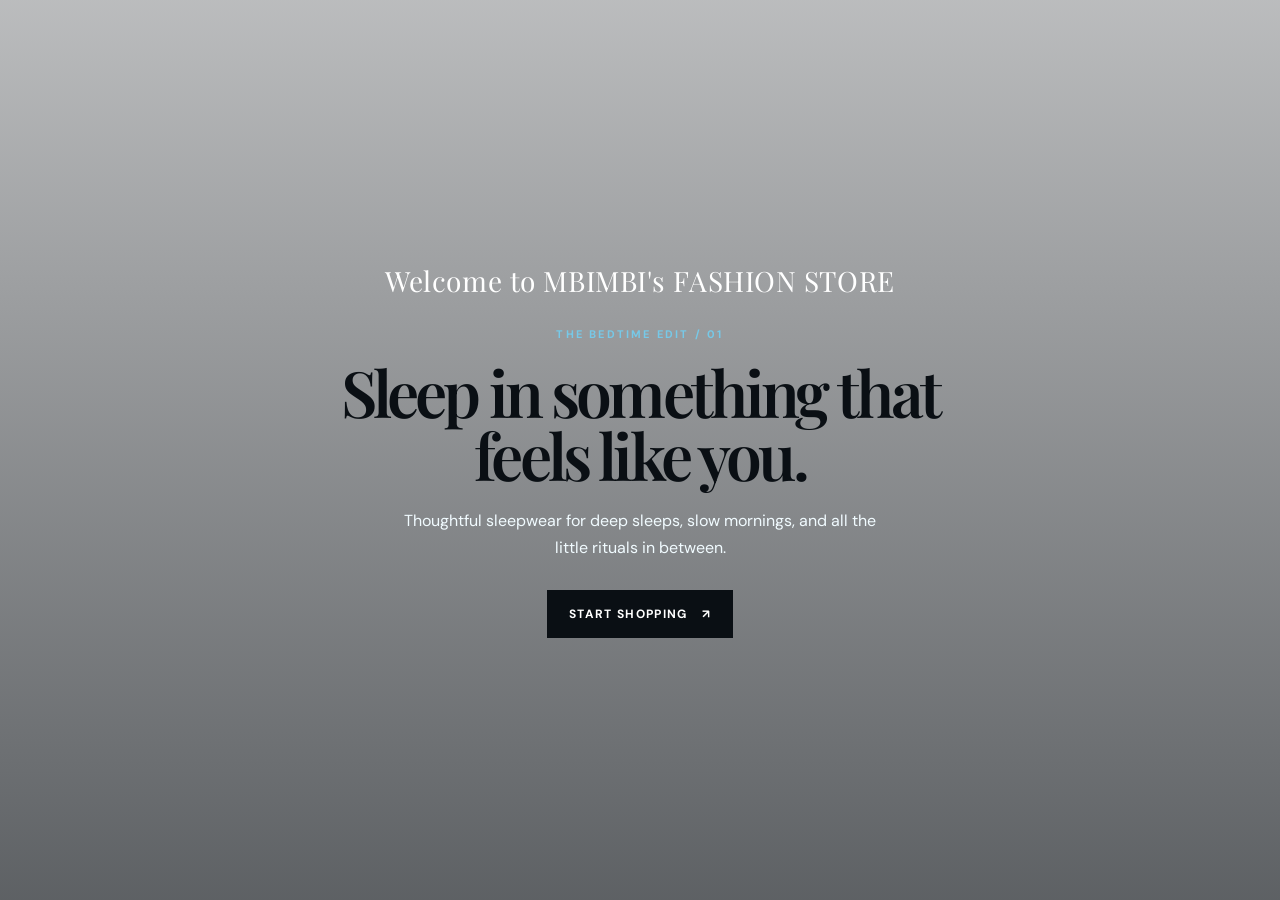
<file: index.html>
<!DOCTYPE html>
<html lang="en">
<head>
	<meta charset="UTF-8" />
	<meta name="viewport" content="width=device-width, initial-scale=1.0" />
	<title>MBIMBI's FASHION STORE | Sleepwear for slow mornings</title>
	<meta name="description" content="Thoughtful sleepwear made for deep sleeps and slow mornings." />
	<link rel="preconnect" href="https://fonts.googleapis.com" />
	<link rel="preconnect" href="https://fonts.gstatic.com" crossorigin />
	<link href="https://fonts.googleapis.com/css2?family=DM+Sans:wght@400;500;600;700&family=Playfair+Display:wght@500;600;700&display=swap" rel="stylesheet" />
	<link rel="stylesheet" href="styles.css" />
</head>
<body>
	<main id="top">
		<section class="hero">
			<div class="hero-copy"><div class="hero-welcome">Welcome to MBIMBI's FASHION STORE</div><div class="eyebrow">The bedtime edit / 01</div><h1>Sleep in something that feels like you.</h1><p>Thoughtful sleepwear for deep sleeps, slow mornings, and all the little rituals in between.</p><a class="primary-button" href="shop.html">START SHOPPING <span>↗</span></a></div>
		</section>
	</main>
</body>
</html>
</file>
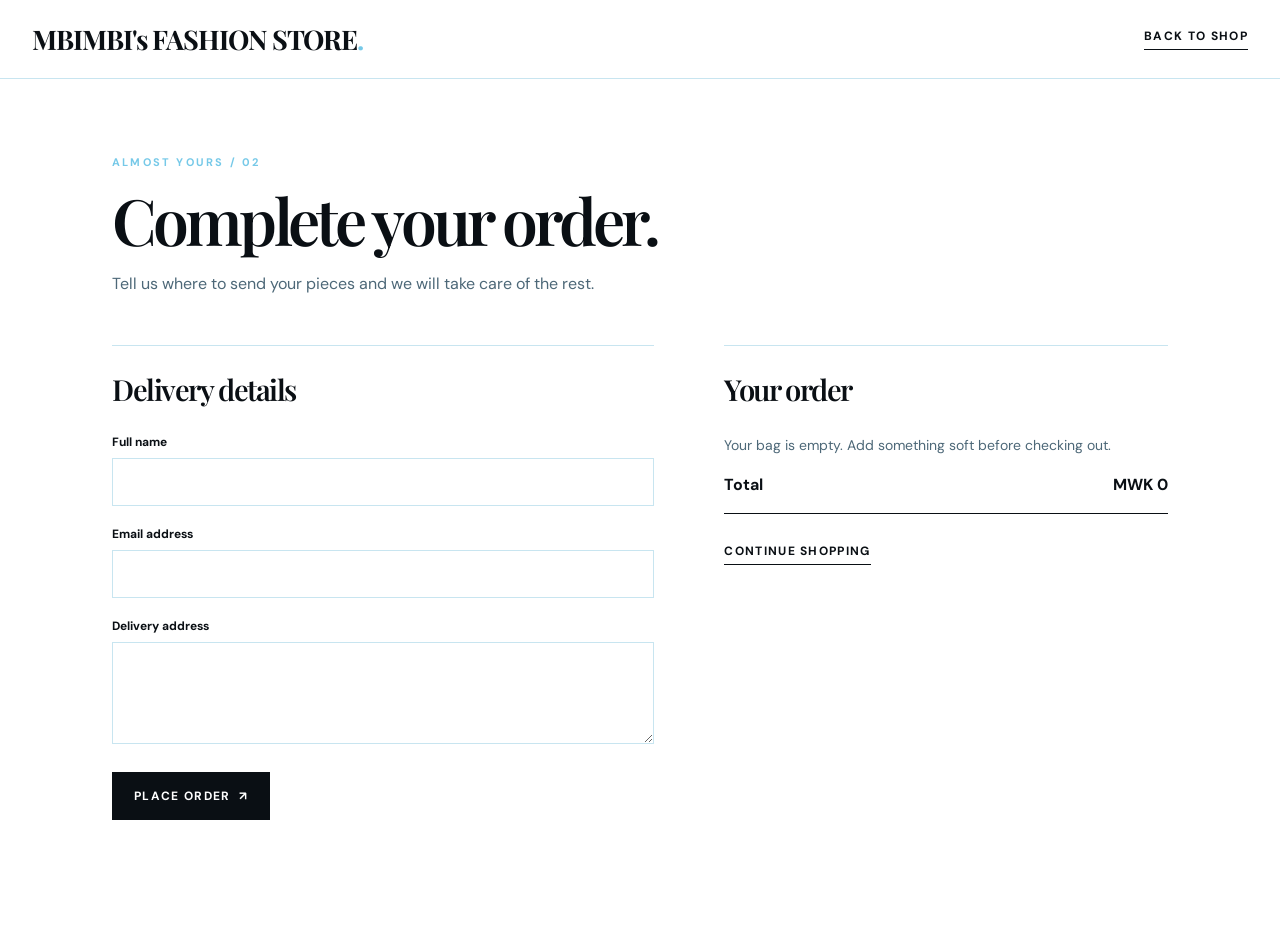
<file: checkout.html>
<!DOCTYPE html>
<html lang="en">
<head>
	<meta charset="UTF-8" />
	<meta name="viewport" content="width=device-width, initial-scale=1.0" />
	<title>Checkout | MBIMBI's FASHION STORE</title>
	<meta name="description" content="Complete your MBIMBI's FASHION STORE order." />
	<link rel="preconnect" href="https://fonts.googleapis.com" />
	<link rel="preconnect" href="https://fonts.gstatic.com" crossorigin />
	<link href="https://fonts.googleapis.com/css2?family=DM+Sans:wght@400;500;600;700&family=Playfair+Display:wght@500;600;700&display=swap" rel="stylesheet" />
	<link rel="stylesheet" href="styles.css" />
</head>
<body>
	<header>
		<nav class="nav" aria-label="Checkout navigation">
			<a class="brand" href="index.html">MBIMBI's FASHION STORE<span>.</span></a>
			<a class="text-link" href="shop.html">Back to shop</a>
		</nav>
	</header>

	<main class="checkout-page">
		<section class="checkout-intro">
			<div class="eyebrow">Almost yours / 02</div>
			<h1>Complete your order.</h1>
			<p>Tell us where to send your pieces and we will take care of the rest.</p>
		</section>
		<div class="checkout-layout">
			<form class="checkout-form" id="checkoutForm">
				<h2>Delivery details</h2>
				<label>Full name<input name="name" type="text" autocomplete="name" required /></label>
				<label>Email address<input name="email" type="email" autocomplete="email" required /></label>
				<label>Delivery address<textarea name="address" rows="4" autocomplete="street-address" required></textarea></label>
				<button class="primary-button" type="submit">Place order&nbsp; ↗</button>
			</form>
			<aside class="order-summary" aria-labelledby="summaryTitle">
				<h2 id="summaryTitle">Your order</h2>
				<div id="orderItems"></div>
				<div class="total-line"><span>Total</span><span id="orderTotal">MWK 0</span></div>
				<a class="text-link" href="shop.html">Continue shopping</a>
			</aside>
		</div>
	</main>
	<script src="checkout.js"></script>
</body>
</html>
</file>
<file: styles.css>
:root {
	--ink: #0a0f14;
	--muted: #4d6878;
	--cream: #f1fbff;
	--paper: #ffffff;
	--sage: #b8e4f5;
	--sage-deep: #256d8d;
	--coral: #76c9e8;
	--line: #c8e5f0;
	--shadow: 0 20px 55px rgba(18, 72, 96, 0.16);
}

* { box-sizing: border-box; }
html { scroll-behavior: smooth; }
body { margin: 0; color: var(--ink); background: var(--paper); font-family: "DM Sans", sans-serif; }
button { border: 0; color: inherit; font: inherit; cursor: pointer; }
a { color: inherit; text-decoration: none; }
.announcement { background: var(--ink); color: #fffdf9; font-size: 11px; letter-spacing: .13em; padding: 11px 20px; text-align: center; text-transform: uppercase; }
header { background: var(--paper); border-bottom: 1px solid var(--line); position: sticky; top: 0; z-index: 20; }
.nav { align-items: center; display: flex; justify-content: space-between; margin: auto; max-width: 1320px; padding: 21px 32px; }
.brand { font-family: "Playfair Display", serif; font-size: 27px; font-weight: 700; letter-spacing: -.04em; white-space: nowrap; }
.brand span { color: var(--coral); }
.brand-group { align-items: center; display: flex; flex-direction: column; gap: 8px; }
.nav-links { display: flex; gap: 34px; margin-left: 90px; }
.nav-links a { color: var(--muted); font-size: 13px; font-weight: 600; }
.nav-links a:hover { color: var(--coral); }
.nav-actions { align-items: center; display: flex; gap: 17px; }
.search-form { align-items: center; background: var(--paper); border: 1.5px solid var(--ink); border-radius: 14px; box-shadow: 0 6px 0 rgba(94, 197, 237, .2); display: flex; gap: 11px; height: 54px; padding: 0 17px; transition: box-shadow .2s, transform .2s; width: 340px; }
.search-form:focus-within { box-shadow: 0 8px 0 rgba(94, 197, 237, .4); transform: translateY(-2px); }
.search-form span { align-items: center; color: var(--sage-deep); display: inline-flex; font-size: 26px; line-height: 1; transform: rotate(-15deg); }
.search-form input { background: transparent; border: 0; color: var(--ink); flex: 1; font: inherit; font-size: 14px; outline: 0; width: 100%; }
.search-form input::placeholder { color: var(--muted); }
.icon-button { align-items: center; background: transparent; display: inline-flex; font-size: 19px; justify-content: center; padding: 4px; position: relative; }
.cart-count { align-items: center; background: var(--coral); border-radius: 50%; color: white; display: flex; font-size: 9px; height: 16px; justify-content: center; position: absolute; right: -7px; top: -6px; width: 16px; }
.mobile-menu { display: none; }
.mobile-menu-panel { background: var(--paper); border-top: 1px solid var(--line); box-shadow: 0 14px 25px rgba(18, 72, 96, .12); display: none; }
.mobile-menu-panel a { color: var(--muted); display: block; font-size: 13px; font-weight: 600; padding: 15px 20px; }
.mobile-menu-panel a:hover { background: var(--cream); color: var(--coral); }
.hero { align-items: center; background: linear-gradient(180deg, rgba(10,15,20,.28), rgba(10,15,20,.66)), url("https://images.unsplash.com/photo-1596755389378-c31d21fd1273?auto=format&fit=crop&w=1600&q=85") center/cover; display: flex; justify-content: center; min-height: 100svh; overflow: hidden; }
.hero-copy { max-width: 720px; padding: 82px 32px; text-align: center; }
.hero-welcome { color: #fff; font-family: "Playfair Display", serif; font-size: clamp(18px, 2.2vw, 28px); letter-spacing: .02em; margin-bottom: 28px; }
.eyebrow { color: var(--coral); font-size: 11px; font-weight: 700; letter-spacing: .2em; text-transform: uppercase; }
h1, h2, h3 { font-family: "Playfair Display", serif; font-weight: 600; margin: 0; }
h1 { font-size: clamp(47px, 5vw, 76px); letter-spacing: -.06em; line-height: .98; margin: 20px auto; max-width: 600px; }
	.hero-copy p { color: #f1fbff; font-size: 16px; line-height: 1.7; margin: 0 auto 29px; max-width: 490px; }
.primary-button { background: var(--ink); color: white; display: inline-flex; font-size: 12px; font-weight: 700; gap: 14px; letter-spacing: .11em; padding: 16px 22px; text-transform: uppercase; transition: transform .2s, background .2s; }
.hero .primary-button { animation: button-attention 2.8s ease-in-out .35s infinite; }
.primary-button:hover { background: var(--coral); transform: translateY(-2px); }
.hero .primary-button:hover { animation-play-state: paused; transform: translateY(-2px) scale(1.06); }
@keyframes button-attention {
	0% { opacity: 0; box-shadow: 0 0 0 0 rgba(118, 201, 232, 0); transform: translateY(18px) scale(.96); }
	15% { opacity: 1; box-shadow: 0 0 0 0 rgba(118, 201, 232, 0); transform: translateY(0) scale(1); }
	42% { box-shadow: 0 0 0 12px rgba(118, 201, 232, .24); transform: translateY(0) scale(1.12); }
	58% { box-shadow: 0 0 0 0 rgba(118, 201, 232, 0); transform: translateY(0) scale(1); }
	100% { opacity: 1; box-shadow: 0 0 0 0 rgba(118, 201, 232, 0); transform: translateY(0) scale(1); }
}
@media (prefers-reduced-motion: reduce) {
	.hero .primary-button { animation: none; }
}
.collection { margin: auto; max-width: 1320px; padding: 88px 32px 100px; }
.section-heading { align-items: end; display: flex; justify-content: space-between; margin-bottom: 31px; }
h2 { font-size: clamp(33px, 4vw, 48px); letter-spacing: -.05em; }
.section-heading p { color: var(--muted); font-size: 13px; margin: 0 0 4px; }
.filters { display: flex; gap: 8px; margin-bottom: 30px; overflow-x: auto; padding-bottom: 4px; }
.filter { background: transparent; border: 1px solid var(--line); color: var(--muted); font-size: 12px; padding: 10px 17px; white-space: nowrap; }
.filter.active, .filter:hover { background: var(--ink); border-color: var(--ink); color: white; }
.product-grid { display: grid; gap: 22px; grid-template-columns: repeat(4, 1fr); }
.product-card { min-width: 0; }
	.product-image { aspect-ratio: .84; background: var(--cream); overflow: hidden; position: relative; }
.product-image img { height: 100%; object-fit: cover; transition: transform .5s; width: 100%; }
.product-card:hover .product-image img { transform: scale(1.04); }
.badge { background: var(--paper); font-size: 10px; font-weight: 700; left: 13px; letter-spacing: .1em; padding: 8px 10px; position: absolute; text-transform: uppercase; top: 13px; }
.quick-add { background: white; bottom: 12px; font-size: 11px; font-weight: 700; left: 12px; letter-spacing: .1em; opacity: 0; padding: 13px; position: absolute; right: 12px; text-transform: uppercase; transform: translateY(8px); transition: .25s; }
.product-card:hover .quick-add { opacity: 1; transform: translateY(0); }
.product-info { padding-top: 16px; }
.product-info h3 { font-size: 19px; letter-spacing: -.03em; }
.product-info p { color: var(--muted); font-size: 12px; margin: 6px 0 8px; }
.price { font-size: 13px; font-weight: 700; }
	.story { background: #e8f8fe; display: grid; grid-template-columns: .9fr 1.1fr; min-height: 520px; }
.story-image { background: url("https://images.unsplash.com/photo-1616486338812-3dadae4b4ace?auto=format&fit=crop&w=1200&q=85") center/cover; }
.story-copy { align-self: center; max-width: 520px; padding: 60px 8vw; }
.story-copy h2 { margin: 17px 0; }
.story-copy p { color: var(--muted); font-size: 15px; line-height: 1.8; margin: 0 0 26px; }
.text-link { border-bottom: 1px solid var(--ink); font-size: 12px; font-weight: 700; letter-spacing: .11em; padding-bottom: 5px; text-transform: uppercase; }
.newsletter { padding: 90px 32px; text-align: center; }
.newsletter p { color: var(--muted); font-size: 14px; margin: 14px auto 25px; }
.signup { display: flex; margin: auto; max-width: 400px; }
.signup input { background: var(--cream); border: 1px solid var(--line); flex: 1; font: inherit; font-size: 13px; min-width: 0; padding: 14px; }
	.signup button { background: var(--coral); color: var(--ink); font-size: 11px; font-weight: 700; letter-spacing: .1em; padding: 0 18px; text-transform: uppercase; }
	footer { background: var(--ink); color: #dff6ff; display: flex; justify-content: space-between; padding: 30px 32px; }
	footer .brand { color: white; font-size: 22px; }
footer p { font-size: 11px; margin: 5px 0 0; opacity: .65; }
.bottom-nav { align-items: center; background: var(--ink); bottom: 0; display: flex; justify-content: center; left: 0; padding: 10px 20px; position: fixed; right: 0; z-index: 25; }
.bottom-nav a, .bottom-nav button { align-items: center; background: transparent; color: #dff6ff; display: flex; flex-direction: column; font-size: 10px; gap: 3px; letter-spacing: .06em; min-width: 125px; padding: 2px 20px; text-transform: uppercase; }
.bottom-nav a:hover, .bottom-nav button:hover { color: var(--coral); }
.bottom-nav svg { fill: none; height: 27px; stroke: currentColor; stroke-linecap: round; stroke-linejoin: round; stroke-width: 1.8; width: 27px; }
.cart-drawer { background: var(--paper); box-shadow: -20px 0 50px rgba(0,0,0,.13); display: flex; flex-direction: column; height: 100%; max-width: 390px; padding: 28px; position: fixed; right: 0; top: 0; transform: translateX(105%); transition: transform .3s; width: 90%; z-index: 40; }
.cart-drawer.open { transform: translateX(0); }
.cart-header { align-items: center; border-bottom: 1px solid var(--line); display: flex; justify-content: space-between; padding-bottom: 20px; }
.cart-header h2 { font-size: 30px; }
.cart-items { flex: 1; overflow: auto; padding: 20px 0; }
.cart-item { align-items: center; display: flex; gap: 13px; margin-bottom: 20px; }
.cart-item img { height: 75px; object-fit: cover; width: 65px; }
.cart-item h3 { font-family: "DM Sans", sans-serif; font-size: 13px; font-weight: 600; }
.cart-item p { color: var(--muted); font-size: 12px; margin: 5px 0; }
.cart-total { border-top: 1px solid var(--line); padding-top: 20px; }
.total-line { display: flex; font-weight: 700; justify-content: space-between; margin-bottom: 17px; }
.checkout { justify-content: center; width: 100%; }
.checkout[aria-disabled="true"] { cursor: not-allowed; opacity: .5; pointer-events: none; }
	.overlay { background: rgba(5,5,5,.35); inset: 0; opacity: 0; pointer-events: none; position: fixed; transition: opacity .3s; z-index: 30; }
.overlay.visible { opacity: 1; pointer-events: auto; }
.empty-cart { color: var(--muted); font-size: 14px; line-height: 1.6; padding-top: 30px; text-align: center; }
.checkout-page { margin: auto; max-width: 1120px; padding: 76px 32px 120px; }
.checkout-intro { margin-bottom: 48px; max-width: 570px; }
.checkout-intro h1 { margin-bottom: 18px; }
.checkout-intro p { color: var(--muted); line-height: 1.7; margin: 0; }
.checkout-layout { display: grid; gap: 70px; grid-template-columns: 1.1fr .9fr; }
.checkout-form, .order-summary { border-top: 1px solid var(--line); padding-top: 24px; }
.checkout-form h2, .order-summary h2 { font-size: 29px; margin-bottom: 26px; }
.checkout-form label { display: block; font-size: 12px; font-weight: 700; margin-bottom: 20px; }
.checkout-form input, .checkout-form textarea { background: var(--paper); border: 1px solid var(--line); display: block; font: inherit; font-size: 14px; margin-top: 8px; padding: 14px; resize: vertical; width: 100%; }
.checkout-form input:focus, .checkout-form textarea:focus { border-color: var(--sage-deep); outline: 2px solid rgba(37, 109, 141, .18); }
.checkout-form .primary-button { margin-top: 8px; }
.order-item, .total-line { align-items: center; display: flex; justify-content: space-between; }
.order-item { border-bottom: 1px solid var(--line); font-size: 13px; padding: 14px 0; }
.order-summary .total-line { border-bottom: 1px solid var(--ink); margin: 18px 0 25px; padding-bottom: 18px; }
.empty-order { color: var(--muted); font-size: 14px; line-height: 1.6; }
.order-confirmation { padding: 20px 0; }
.order-confirmation h2 { margin: 15px 0; }
.order-confirmation p { color: var(--muted); line-height: 1.7; margin-bottom: 26px; }
@media (max-width: 800px) {
	.nav { padding: 17px 20px; }
	.nav-links { display: none; }
	.mobile-menu { align-self: flex-start; display: inline-flex; margin-top: 2px; }
	.mobile-menu-panel { display: block; max-height: 0; overflow: hidden; transition: max-height .25s ease; }
	.mobile-menu-panel.open { max-height: 180px; }
	.brand-group { min-width: 0; }
	.brand { font-size: 19px; }
	.search-form { height: 48px; width: min(260px, 100%); }
	.hero { grid-template-columns: 1fr; }
	.hero-copy { padding: 68px 24px; }
	.hero { min-height: 540px; }
	.collection { padding: 65px 20px 75px; }
	.section-heading { align-items: start; flex-direction: column; gap: 8px; }
	.product-grid { gap: 28px 12px; grid-template-columns: repeat(2, 1fr); }
	.quick-add { opacity: 1; transform: none; }
	.story { grid-template-columns: 1fr; }
	.story-image { min-height: 350px; }
	.story-copy { padding: 60px 24px; }
	.newsletter { padding: 70px 20px; }
	.checkout-page { padding: 55px 20px 100px; }
	.checkout-layout { gap: 45px; grid-template-columns: 1fr; }
	footer { align-items: flex-start; flex-direction: column; gap: 18px; padding: 25px 20px; }
	.bottom-nav { justify-content: space-around; padding: 9px 8px; }
	.bottom-nav a, .bottom-nav button { min-width: 0; padding: 2px 14px; }
}
</file>
